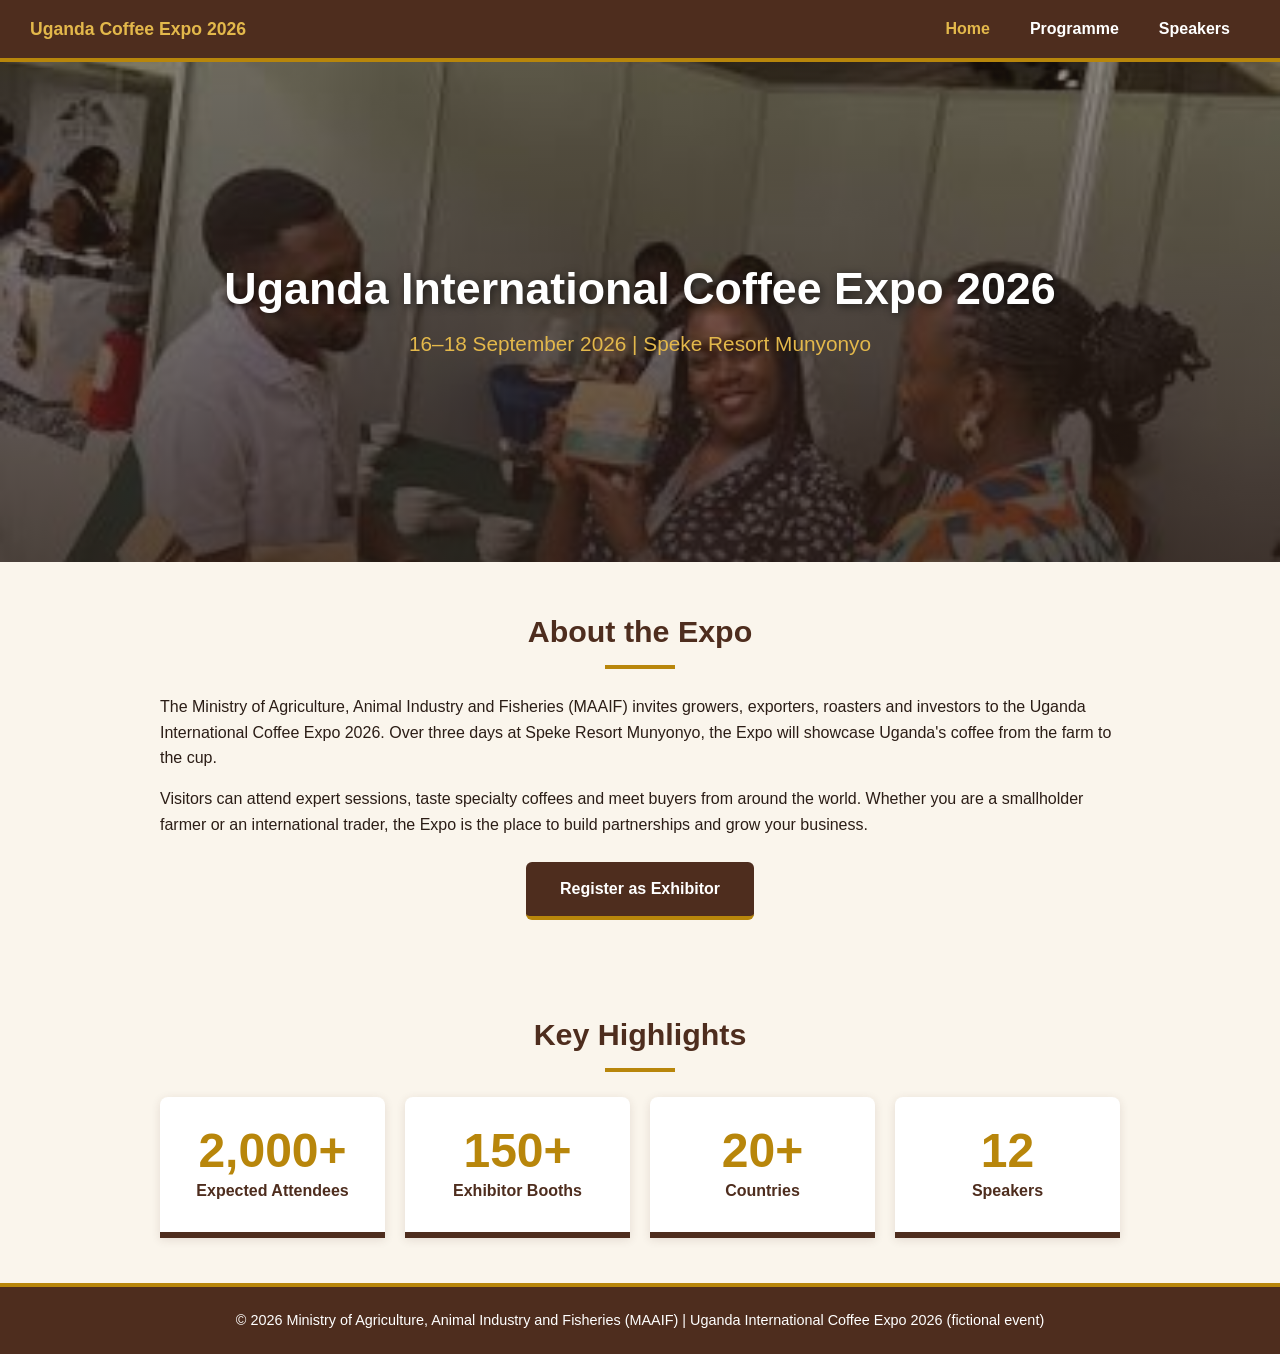
<file: index.html>
<!DOCTYPE html>
<html lang="en">
<head>
    <meta charset="UTF-8">
    <meta name="viewport" content="width=device-width, initial-scale=1.0">
    <title>Uganda International Coffee Expo 2026 | Home</title>
    <link rel="stylesheet" href="expo.css">
</head>
<body>
    <nav class="navbar" aria-label="Main navigation">
        <span class="brand">Uganda Coffee Expo 2026</span>
        <ul>
            <li><a href="index.html" class="active">Home</a></li>
            <li><a href="programme.html">Programme</a></li>
            <li><a href="speakers.html">Speakers</a></li>
        </ul>
    </nav>

    <header class="hero">
        <img src="expo-banner.jpeg" alt="Coffee cherries being harvested on a Ugandan farm">
        <div class="hero-text">
            <h1>Uganda International Coffee Expo 2026</h1>
            <h2>16–18 September 2026 | Speke Resort Munyonyo</h2>
        </div>
    </header>

    <main>
        <section class="section overview">
            <h2>About the Expo</h2>
            <p>The Ministry of Agriculture, Animal Industry and Fisheries (MAAIF) invites growers, exporters, roasters and investors to the Uganda International Coffee Expo 2026. Over three days at Speke Resort Munyonyo, the Expo will showcase Uganda's coffee from the farm to the cup.</p>
            <p>Visitors can attend expert sessions, taste specialty coffees and meet buyers from around the world. Whether you are a smallholder farmer or an international trader, the Expo is the place to build partnerships and grow your business.</p>
            <div class="btn-wrap">
                <a href="exhibitors.html" class="btn">Register as Exhibitor</a>
            </div>
        </section>

        <section class="section">
            <h2>Key Highlights</h2>
            <div class="highlights">
                <article class="info-card">
                    <span class="number">2,000+</span>
                    <span class="label">Expected Attendees</span>
                </article>
                <article class="info-card">
                    <span class="number">150+</span>
                    <span class="label">Exhibitor Booths</span>
                </article>
                <article class="info-card">
                    <span class="number">20+</span>
                    <span class="label">Countries</span>
                </article>
                <article class="info-card">
                    <span class="number">12</span>
                    <span class="label">Speakers</span>
                </article>
            </div>
        </section>
    </main>

    <footer>
        <p>&copy; 2026 Ministry of Agriculture, Animal Industry and Fisheries (MAAIF) | Uganda International Coffee Expo 2026 (fictional event)</p>
    </footer>
</body>
</html>
</file>
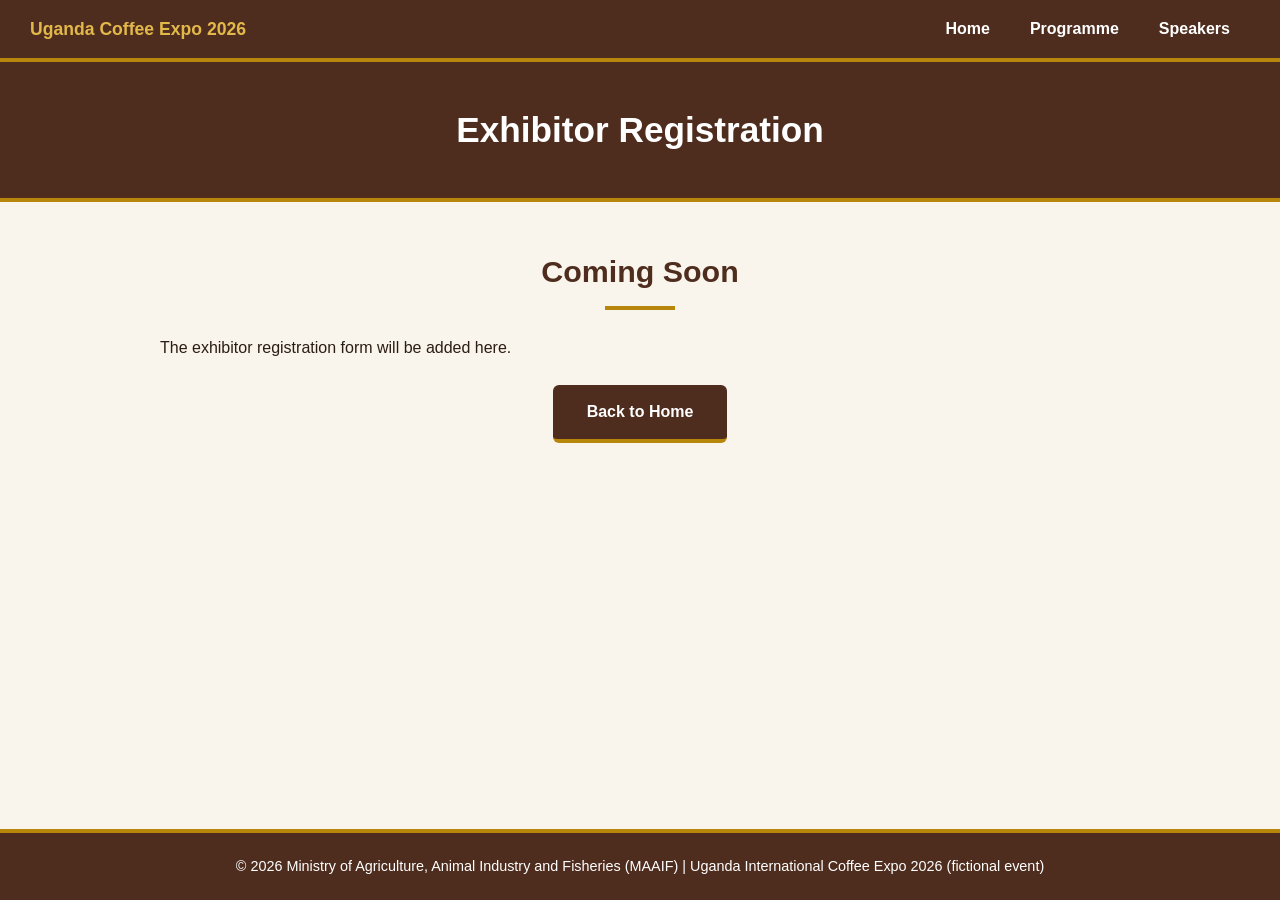
<file: exhibitors.html>
<!DOCTYPE html>
<html lang="en">
<head>
    <meta charset="UTF-8">
    <meta name="viewport" content="width=device-width, initial-scale=1.0">
    <title>Uganda International Coffee Expo 2026 | Exhibitors</title>
    <link rel="stylesheet" href="expo.css">
</head>
<body>
    <nav class="navbar" aria-label="Main navigation">
        <span class="brand">Uganda Coffee Expo 2026</span>
        <ul>
            <li><a href="index.html">Home</a></li>
            <li><a href="programme.html">Programme</a></li>
            <li><a href="speakers.html">Speakers</a></li>
        </ul>
    </nav>

    <header class="page-title">
        <h1>Exhibitor Registration</h1>
    </header>

    <main>
        <section class="section">
            <h2>Coming Soon</h2>
            <p>The exhibitor registration form will be added here.</p>
            <div class="btn-wrap">
                <a href="index.html" class="btn">Back to Home</a>
            </div>
        </section>
    </main>

    <footer>
        <p>&copy; 2026 Ministry of Agriculture, Animal Industry and Fisheries (MAAIF) | Uganda International Coffee Expo 2026 (fictional event)</p>
    </footer>
</body>
</html>
</file>
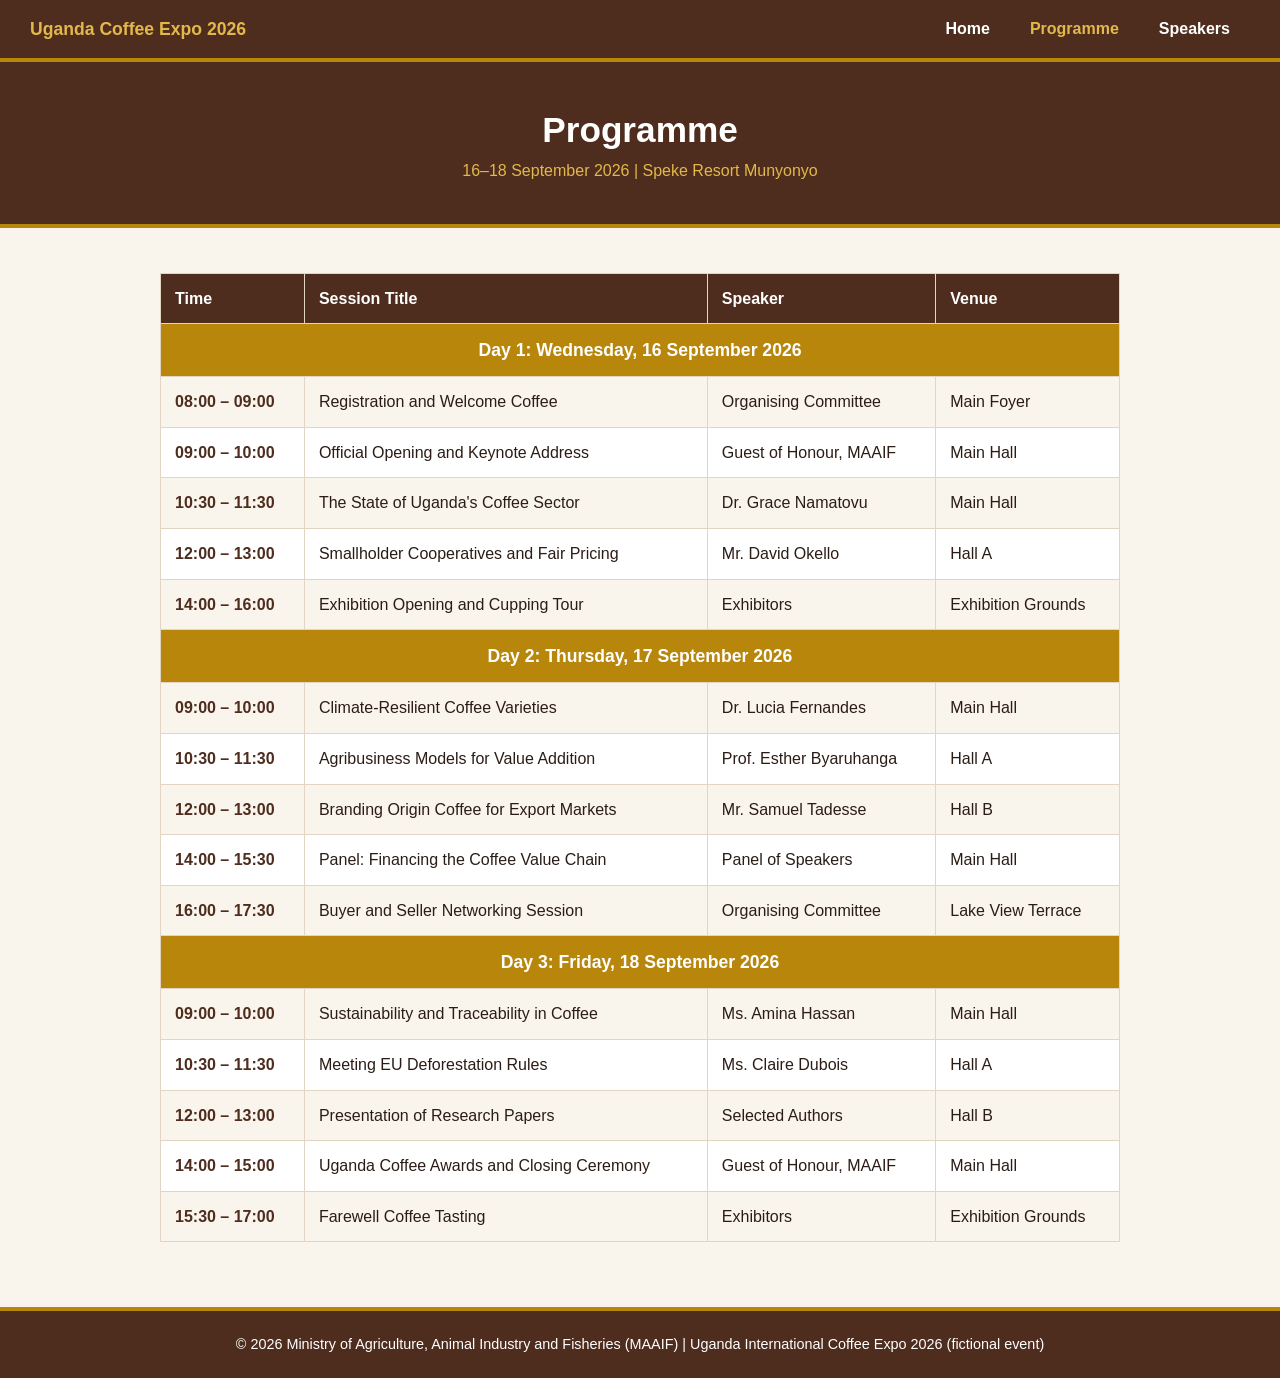
<file: programme.html>
<!DOCTYPE html>
<html lang="en">
<head>
    <meta charset="UTF-8">
    <meta name="viewport" content="width=device-width, initial-scale=1.0">
    <title>Uganda International Coffee Expo 2026 | Programme</title>
    <link rel="stylesheet" href="expo.css">
</head>
<body>
    <nav class="navbar" aria-label="Main navigation">
        <span class="brand">Uganda Coffee Expo 2026</span>
        <ul>
            <li><a href="index.html">Home</a></li>
            <li><a href="programme.html" class="active">Programme</a></li>
            <li><a href="speakers.html">Speakers</a></li>
        </ul>
    </nav>

    <header class="page-title">
        <h1>Programme</h1>
        <p>16–18 September 2026 | Speke Resort Munyonyo</p>
    </header>

    <main>
        <section class="section">
            <div class="table-wrap">
                <table class="schedule">
                    <thead>
                        <tr>
                            <th>Time</th>
                            <th>Session Title</th>
                            <th>Speaker</th>
                            <th>Venue</th>
                        </tr>
                    </thead>

                    <tbody>
                        <tr class="day-row"><th colspan="4">Day 1: Wednesday, 16 September 2026</th></tr>
                        <tr><td>08:00 – 09:00</td><td>Registration and Welcome Coffee</td><td>Organising Committee</td><td>Main Foyer</td></tr>
                        <tr><td>09:00 – 10:00</td><td>Official Opening and Keynote Address</td><td>Guest of Honour, MAAIF</td><td>Main Hall</td></tr>
                        <tr><td>10:30 – 11:30</td><td>The State of Uganda's Coffee Sector</td><td>Dr. Grace Namatovu</td><td>Main Hall</td></tr>
                        <tr><td>12:00 – 13:00</td><td>Smallholder Cooperatives and Fair Pricing</td><td>Mr. David Okello</td><td>Hall A</td></tr>
                        <tr><td>14:00 – 16:00</td><td>Exhibition Opening and Cupping Tour</td><td>Exhibitors</td><td>Exhibition Grounds</td></tr>
                    </tbody>

                    <tbody>
                        <tr class="day-row"><th colspan="4">Day 2: Thursday, 17 September 2026</th></tr>
                        <tr><td>09:00 – 10:00</td><td>Climate-Resilient Coffee Varieties</td><td>Dr. Lucia Fernandes</td><td>Main Hall</td></tr>
                        <tr><td>10:30 – 11:30</td><td>Agribusiness Models for Value Addition</td><td>Prof. Esther Byaruhanga</td><td>Hall A</td></tr>
                        <tr><td>12:00 – 13:00</td><td>Branding Origin Coffee for Export Markets</td><td>Mr. Samuel Tadesse</td><td>Hall B</td></tr>
                        <tr><td>14:00 – 15:30</td><td>Panel: Financing the Coffee Value Chain</td><td>Panel of Speakers</td><td>Main Hall</td></tr>
                        <tr><td>16:00 – 17:30</td><td>Buyer and Seller Networking Session</td><td>Organising Committee</td><td>Lake View Terrace</td></tr>
                    </tbody>

                    <tbody>
                        <tr class="day-row"><th colspan="4">Day 3: Friday, 18 September 2026</th></tr>
                        <tr><td>09:00 – 10:00</td><td>Sustainability and Traceability in Coffee</td><td>Ms. Amina Hassan</td><td>Main Hall</td></tr>
                        <tr><td>10:30 – 11:30</td><td>Meeting EU Deforestation Rules</td><td>Ms. Claire Dubois</td><td>Hall A</td></tr>
                        <tr><td>12:00 – 13:00</td><td>Presentation of Research Papers</td><td>Selected Authors</td><td>Hall B</td></tr>
                        <tr><td>14:00 – 15:00</td><td>Uganda Coffee Awards and Closing Ceremony</td><td>Guest of Honour, MAAIF</td><td>Main Hall</td></tr>
                        <tr><td>15:30 – 17:00</td><td>Farewell Coffee Tasting</td><td>Exhibitors</td><td>Exhibition Grounds</td></tr>
                    </tbody>
                </table>
            </div>
        </section>
    </main>

    <footer>
        <p>&copy; 2026 Ministry of Agriculture, Animal Industry and Fisheries (MAAIF) | Uganda International Coffee Expo 2026 (fictional event)</p>
    </footer>
</body>
</html>
</file>
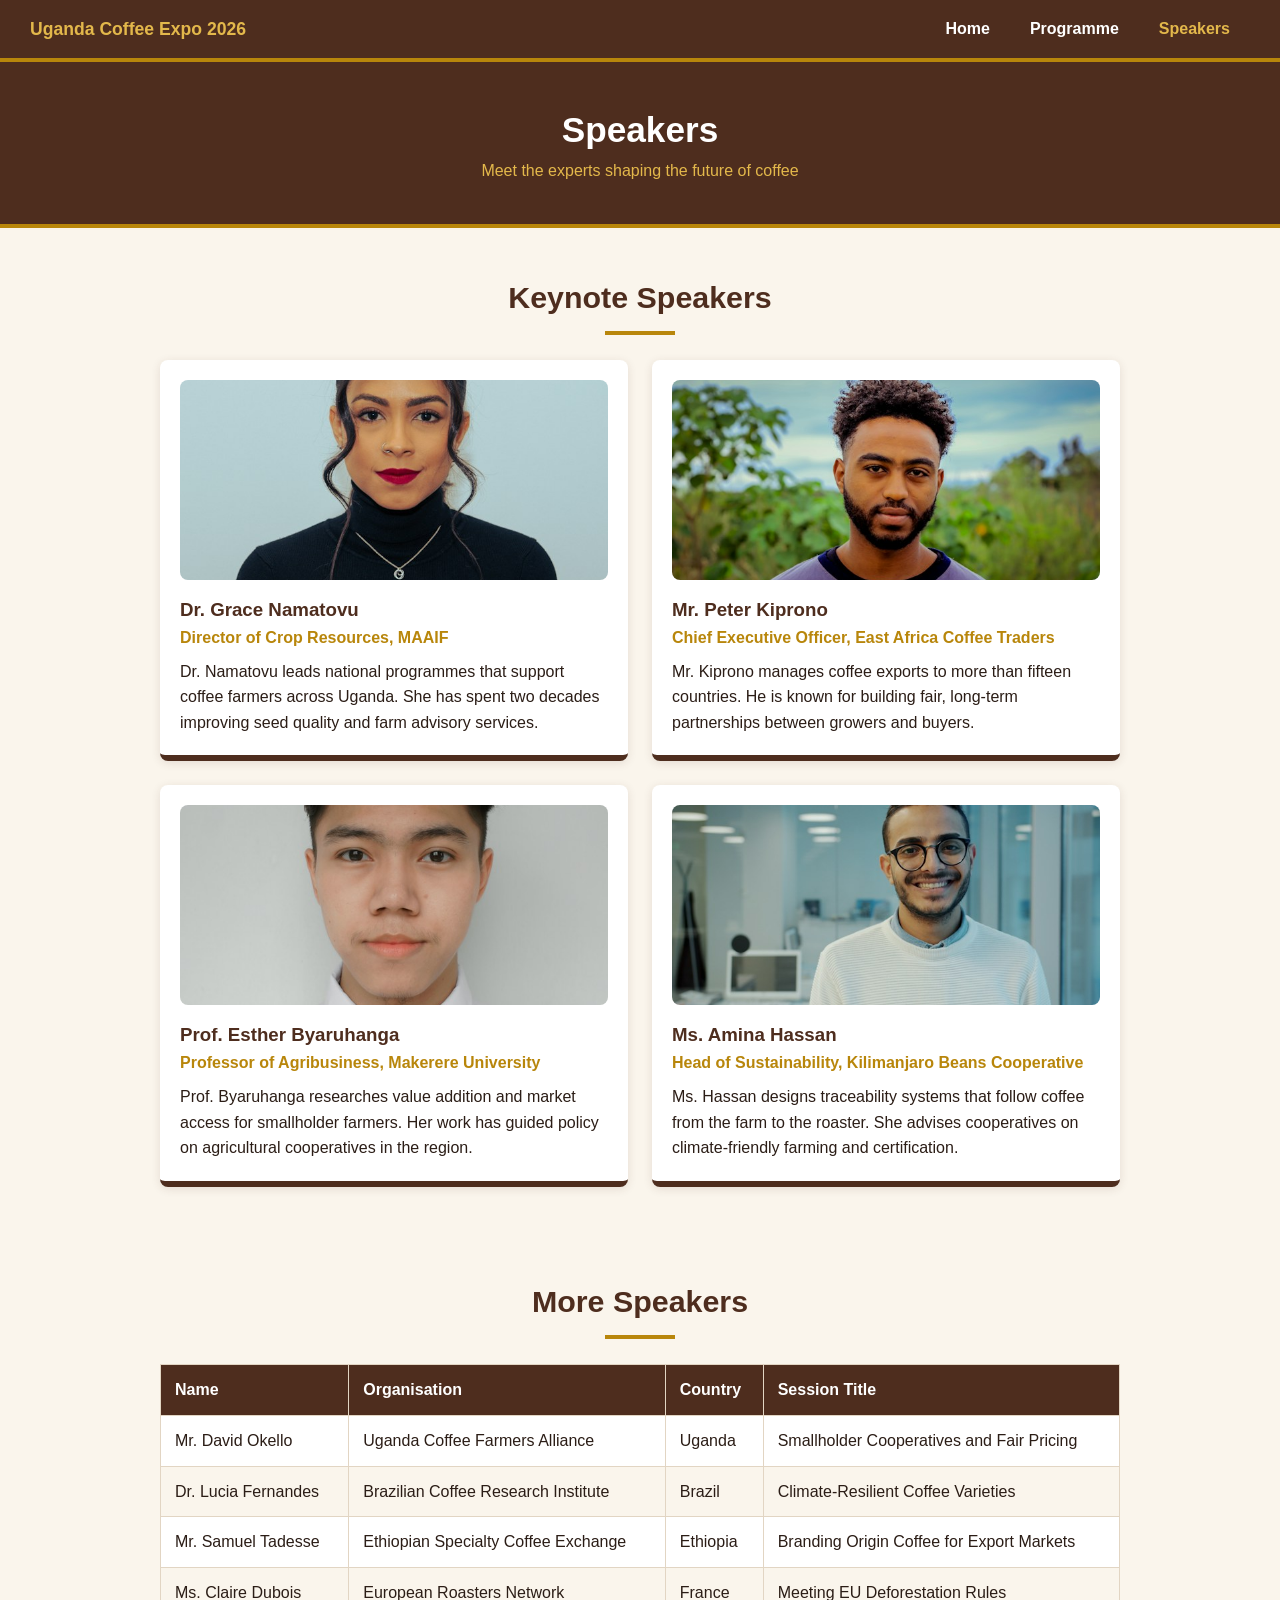
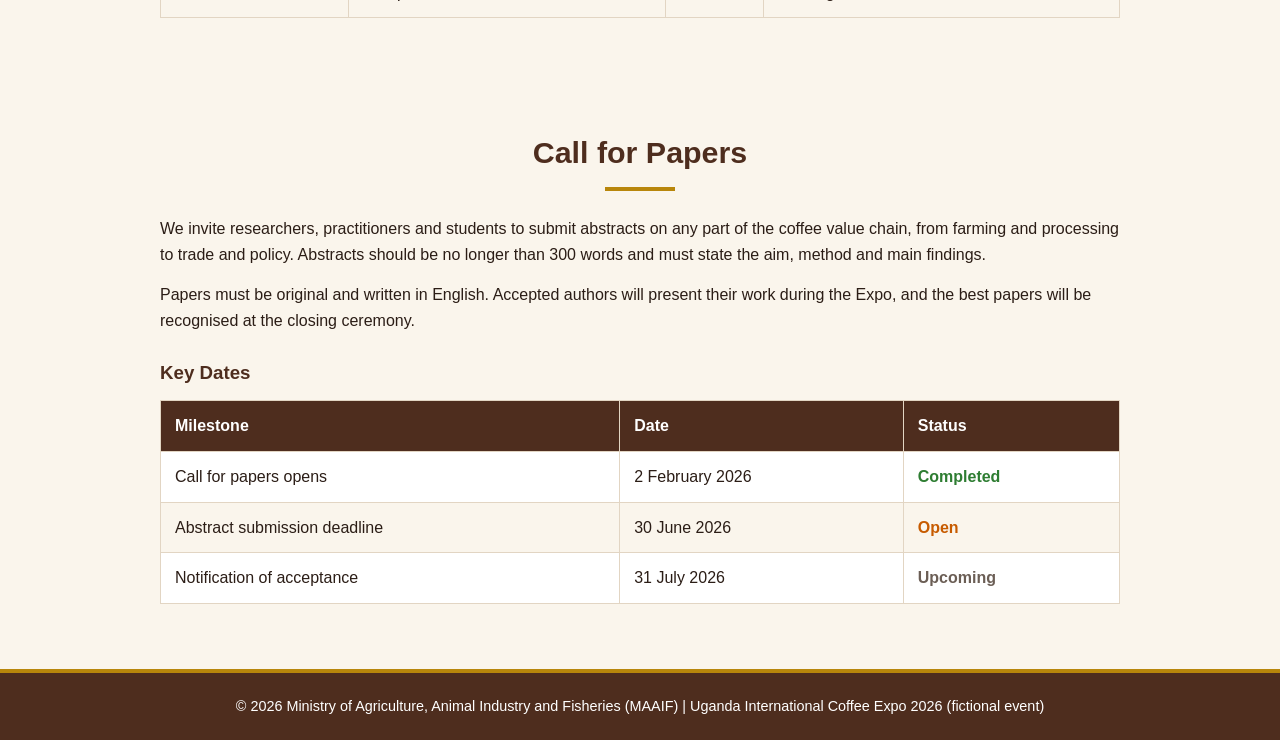
<file: speaker.html>
<!DOCTYPE html>
<html lang="en">
<head>
    <meta charset="UTF-8">
    <meta name="viewport" content="width=device-width, initial-scale=1.0">
    <title>Uganda International Coffee Expo 2026 | Speakers</title>
    <link rel="stylesheet" href="expo.css">
</head>
<body>
    <nav class="navbar" aria-label="Main navigation">
        <span class="brand">Uganda Coffee Expo 2026</span>
        <ul>
            <li><a href="index.html">Home</a></li>
            <li><a href="programme.html">Programme</a></li>
            <li><a href="speakers.html" class="active">Speakers</a></li>
        </ul>
    </nav>

    <header class="page-title">
        <h1>Speakers</h1>
        <p>Meet the experts shaping the future of coffee</p>
    </header>

    <main>
        <section class="section">
            <h2>Keynote Speakers</h2>
            <div class="speaker-cards">
                <article class="speaker-card">
                    <img src="speaker-1.jpg" alt="Portrait of Dr. Grace Namatovu">
                    <h3>Dr. Grace Namatovu</h3>
                    <p class="role">Director of Crop Resources, MAAIF</p>
                    <p>Dr. Namatovu leads national programmes that support coffee farmers across Uganda. She has spent two decades improving seed quality and farm advisory services.</p>
                </article>

                <article class="speaker-card">
                    <img src="speaker-2.jpg" alt="Portrait of Mr. Peter Kiprono">
                    <h3>Mr. Peter Kiprono</h3>
                    <p class="role">Chief Executive Officer, East Africa Coffee Traders</p>
                    <p>Mr. Kiprono manages coffee exports to more than fifteen countries. He is known for building fair, long-term partnerships between growers and buyers.</p>
                </article>

                <article class="speaker-card">
                    <img src="speaker-3.jpg" alt="Portrait of Prof. Esther Byaruhanga">
                    <h3>Prof. Esther Byaruhanga</h3>
                    <p class="role">Professor of Agribusiness, Makerere University</p>
                    <p>Prof. Byaruhanga researches value addition and market access for smallholder farmers. Her work has guided policy on agricultural cooperatives in the region.</p>
                </article>

                <article class="speaker-card">
                    <img src="speaker-4.jpg" alt="Portrait of Ms. Amina Hassan">
                    <h3>Ms. Amina Hassan</h3>
                    <p class="role">Head of Sustainability, Kilimanjaro Beans Cooperative</p>
                    <p>Ms. Hassan designs traceability systems that follow coffee from the farm to the roaster. She advises cooperatives on climate-friendly farming and certification.</p>
                </article>
            </div>
        </section>

        <section class="section">
            <h2>More Speakers</h2>
            <div class="table-wrap">
                <table>
                    <thead>
                        <tr>
                            <th>Name</th>
                            <th>Organisation</th>
                            <th>Country</th>
                            <th>Session Title</th>
                        </tr>
                    </thead>
                    <tbody>
                        <tr><td>Mr. David Okello</td><td>Uganda Coffee Farmers Alliance</td><td>Uganda</td><td>Smallholder Cooperatives and Fair Pricing</td></tr>
                        <tr><td>Dr. Lucia Fernandes</td><td>Brazilian Coffee Research Institute</td><td>Brazil</td><td>Climate-Resilient Coffee Varieties</td></tr>
                        <tr><td>Mr. Samuel Tadesse</td><td>Ethiopian Specialty Coffee Exchange</td><td>Ethiopia</td><td>Branding Origin Coffee for Export Markets</td></tr>
                        <tr><td>Ms. Claire Dubois</td><td>European Roasters Network</td><td>France</td><td>Meeting EU Deforestation Rules</td></tr>
                    </tbody>
                </table>
            </div>
        </section>

        <section class="section cfp">
            <h2>Call for Papers</h2>
            <p>We invite researchers, practitioners and students to submit abstracts on any part of the coffee value chain, from farming and processing to trade and policy. Abstracts should be no longer than 300 words and must state the aim, method and main findings.</p>
            <p>Papers must be original and written in English. Accepted authors will present their work during the Expo, and the best papers will be recognised at the closing ceremony.</p>

            <h3>Key Dates</h3>
            <div class="table-wrap">
                <table>
                    <thead>
                        <tr>
                            <th>Milestone</th>
                            <th>Date</th>
                            <th>Status</th>
                        </tr>
                    </thead>
                    <tbody>
                        <tr><td>Call for papers opens</td><td>2 February 2026</td><td class="status-done">Completed</td></tr>
                        <tr><td>Abstract submission deadline</td><td>30 June 2026</td><td class="status-open">Open</td></tr>
                        <tr><td>Notification of acceptance</td><td>31 July 2026</td><td class="status-soon">Upcoming</td></tr>
                    </tbody>
                </table>
            </div>
        </section>
    </main>

    <footer>
        <p>&copy; 2026 Ministry of Agriculture, Animal Industry and Fisheries (MAAIF) | Uganda International Coffee Expo 2026 (fictional event)</p>
    </footer>
</body>
</html>
</file>
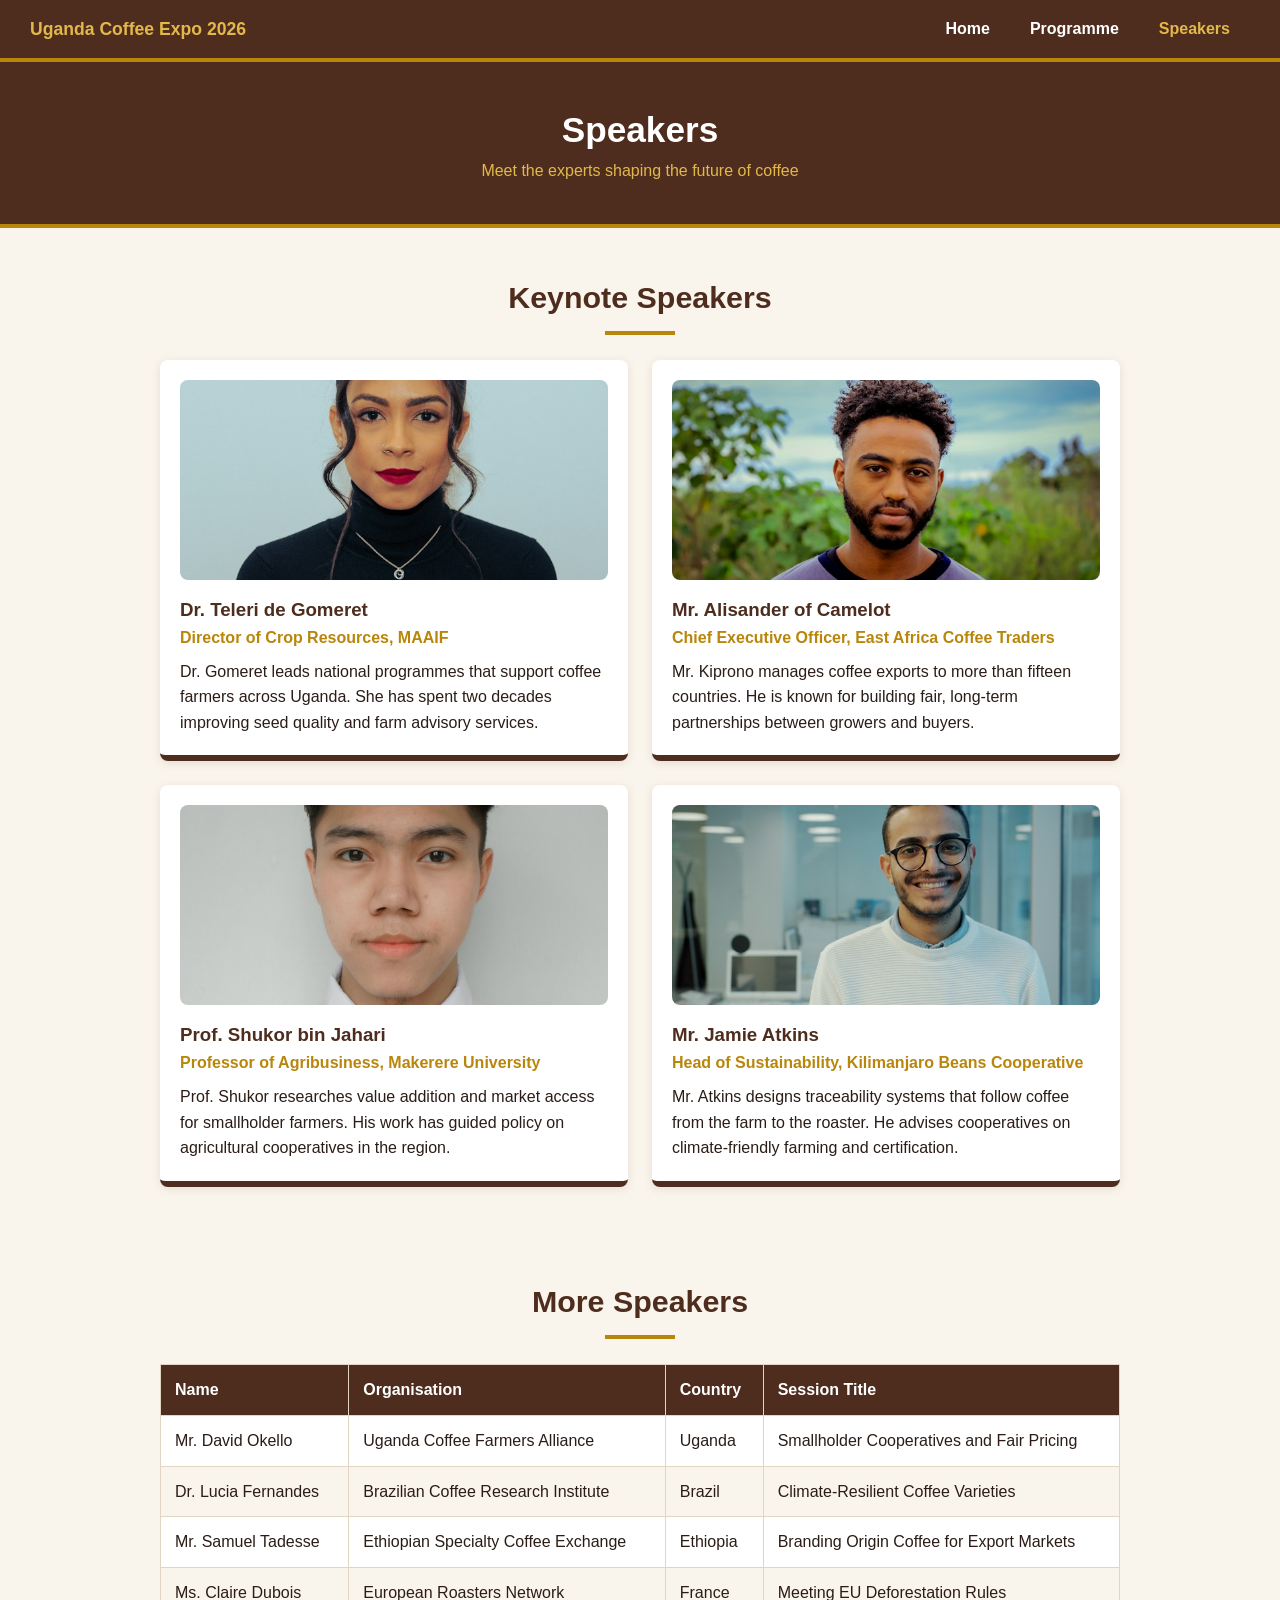
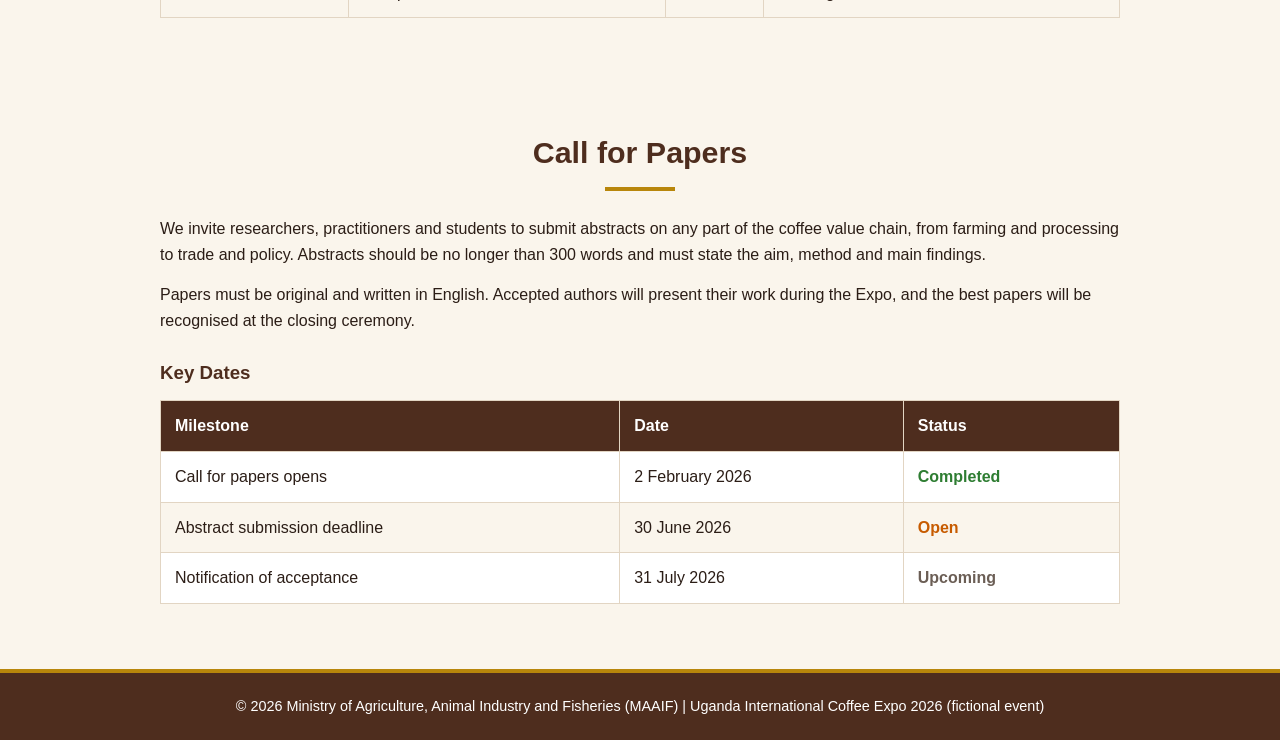
<file: speakers.html>
<!DOCTYPE html>
<html lang="en">
<head>
    <meta charset="UTF-8">
    <meta name="viewport" content="width=device-width, initial-scale=1.0">
    <title>Uganda International Coffee Expo 2026 | Speakers</title>
    <link rel="stylesheet" href="expo.css">
</head>
<body>
    <nav class="navbar" aria-label="Main navigation">
        <span class="brand">Uganda Coffee Expo 2026</span>
        <ul>
            <li><a href="index.html">Home</a></li>
            <li><a href="programme.html">Programme</a></li>
            <li><a href="speakers.html" class="active">Speakers</a></li>
        </ul>
    </nav>

    <header class="page-title">
        <h1>Speakers</h1>
        <p>Meet the experts shaping the future of coffee</p>
    </header>

    <main>
        <section class="section">
            <h2>Keynote Speakers</h2>
            <div class="speaker-cards">
                <article class="speaker-card">
                    <img src="speaker-1.jpg" alt="Portrait of Dr. Grace Namatovu">
                    <h3>Dr. Teleri de Gomeret</h3>
                    <p class="role">Director of Crop Resources, MAAIF</p>
                    <p>Dr. Gomeret leads national programmes that support coffee farmers across Uganda. She has spent two decades improving seed quality and farm advisory services.</p>
                </article>

                <article class="speaker-card">
                    <img src="speaker-2.jpg" alt="Portrait of Mr. Peter Kiprono">
                    <h3>Mr. Alisander of Camelot</h3>
                    <p class="role">Chief Executive Officer, East Africa Coffee Traders</p>
                    <p>Mr. Kiprono manages coffee exports to more than fifteen countries. He is known for building fair, long-term partnerships between growers and buyers.</p>
                </article>

                <article class="speaker-card">
                    <img src="speaker-3.jpg" alt="Portrait of Prof. Esther Byaruhanga">
                    <h3>Prof. Shukor bin Jahari</h3>
                    <p class="role">Professor of Agribusiness, Makerere University</p>
                    <p>Prof. Shukor researches value addition and market access for smallholder farmers. His work has guided policy on agricultural cooperatives in the region.</p>
                </article>

                <article class="speaker-card">
                    <img src="speaker-4.jpg" alt="Portrait of Ms. Amina Hassan">
                    <h3>Mr. Jamie Atkins</h3>
                    <p class="role">Head of Sustainability, Kilimanjaro Beans Cooperative</p>
                    <p>Mr. Atkins designs traceability systems that follow coffee from the farm to the roaster. He advises cooperatives on climate-friendly farming and certification.</p>
                </article>
            </div>
        </section>

        <section class="section">
            <h2>More Speakers</h2>
            <div class="table-wrap">
                <table>
                    <thead>
                        <tr>
                            <th>Name</th>
                            <th>Organisation</th>
                            <th>Country</th>
                            <th>Session Title</th>
                        </tr>
                    </thead>
                    <tbody>
                        <tr><td>Mr. David Okello</td><td>Uganda Coffee Farmers Alliance</td><td>Uganda</td><td>Smallholder Cooperatives and Fair Pricing</td></tr>
                        <tr><td>Dr. Lucia Fernandes</td><td>Brazilian Coffee Research Institute</td><td>Brazil</td><td>Climate-Resilient Coffee Varieties</td></tr>
                        <tr><td>Mr. Samuel Tadesse</td><td>Ethiopian Specialty Coffee Exchange</td><td>Ethiopia</td><td>Branding Origin Coffee for Export Markets</td></tr>
                        <tr><td>Ms. Claire Dubois</td><td>European Roasters Network</td><td>France</td><td>Meeting EU Deforestation Rules</td></tr>
                    </tbody>
                </table>
            </div>
        </section>

        <section class="section cfp">
            <h2>Call for Papers</h2>
            <p>We invite researchers, practitioners and students to submit abstracts on any part of the coffee value chain, from farming and processing to trade and policy. Abstracts should be no longer than 300 words and must state the aim, method and main findings.</p>
            <p>Papers must be original and written in English. Accepted authors will present their work during the Expo, and the best papers will be recognised at the closing ceremony.</p>

            <h3>Key Dates</h3>
            <div class="table-wrap">
                <table>
                    <thead>
                        <tr>
                            <th>Milestone</th>
                            <th>Date</th>
                            <th>Status</th>
                        </tr>
                    </thead>
                    <tbody>
                        <tr><td>Call for papers opens</td><td>2 February 2026</td><td class="status-done">Completed</td></tr>
                        <tr><td>Abstract submission deadline</td><td>30 June 2026</td><td class="status-open">Open</td></tr>
                        <tr><td>Notification of acceptance</td><td>31 July 2026</td><td class="status-soon">Upcoming</td></tr>
                    </tbody>
                </table>
            </div>
        </section>
    </main>

    <footer>
        <p>&copy; 2026 Ministry of Agriculture, Animal Industry and Fisheries (MAAIF) | Uganda International Coffee Expo 2026 (fictional event)</p>
    </footer>
</body>
</html>
</file>
<file: expo.css>
/* CSS Reset */
* {
    margin: 0;
    padding: 0;
    box-sizing: border-box;
}

body {
    font-family: Arial, Helvetica, sans-serif;
    line-height: 1.6;
    color: #2B1D16;
    background: #FAF5EC;
    min-height: 100vh;
    display: flex;
    flex-direction: column;
}

main {
    flex: 1;
}

/* Navbar */
.navbar {
    background: #4E2D1E;
    border-bottom: 4px solid #B8860B;
    display: flex;
    justify-content: space-between;
    align-items: center;
    padding: 0 30px;
}

.navbar .brand {
    color: #E3B84B;
    font-weight: bold;
    font-size: 1.1rem;
}

.navbar ul {
    list-style: none;
    display: flex;
}

.navbar a {
    display: block;
    color: #FFFFFF;
    text-decoration: none;
    font-weight: bold;
    padding: 16px 20px;
}

.navbar a:hover,
.navbar a.active {
    color: #E3B84B;
}

/* Hero (homepage) */
.hero {
    position: relative;
    height: 500px;
    background: #4E2D1E;
}

.hero img {
    width: 100%;
    height: 500px;
    object-fit: cover;
    display: block;
}

.hero::after {
    content: "";
    position: absolute;
    inset: 0;
    background: linear-gradient(rgba(43, 29, 22, 0.45), rgba(43, 29, 22, 0.8));
}

.hero-text {
    position: absolute;
    z-index: 1;
    top: 50%;
    left: 50%;
    transform: translate(-50%, -50%);
    width: 90%;
    max-width: 900px;
    text-align: center;
    color: #FFFFFF;
}

.hero-text h1 {
    font-size: 2.8rem;
    line-height: 1.2;
    margin-bottom: 12px;
    text-shadow: 2px 2px 8px rgba(0, 0, 0, 0.6);
}

.hero-text h2 {
    font-size: 1.3rem;
    font-weight: normal;
    color: #E3B84B;
}

/* Page title band (inner pages) */
.page-title {
    background: #4E2D1E;
    color: #FFFFFF;
    text-align: center;
    padding: 40px 20px;
    border-bottom: 4px solid #B8860B;
}

.page-title h1 {
    font-size: 2.2rem;
}

.page-title p {
    color: #E3B84B;
}

/* Sections */
.section {
    max-width: 1000px;
    margin: 0 auto;
    padding: 45px 20px;
}

.section h2 {
    color: #4E2D1E;
    font-size: 1.9rem;
    text-align: center;
    margin-bottom: 25px;
}

.section h2::after {
    content: "";
    display: block;
    width: 70px;
    height: 4px;
    background: #B8860B;
    margin: 10px auto 0;
}

.overview p {
    margin-bottom: 15px;
}

/* Button */
.btn {
    display: inline-block;
    background: #4E2D1E;
    color: #FFFFFF;
    text-decoration: none;
    font-weight: bold;
    padding: 14px 34px;
    border-radius: 6px;
    border-bottom: 4px solid #B8860B;
}

.btn:hover {
    background: #6B3F2A;
}

.btn-wrap {
    text-align: center;
    margin-top: 25px;
}

/* Key highlights cards */
.highlights {
    display: flex;
    flex-wrap: wrap;
    gap: 20px;
}

.info-card {
    flex: 1 1 200px;
    background: #FFFFFF;
    border-bottom: 6px solid #4E2D1E;
    border-radius: 8px 8px 0 0;
    padding: 28px 15px;
    text-align: center;
    box-shadow: 0 2px 10px rgba(78, 45, 30, 0.12);
}

.info-card .number {
    display: block;
    font-size: 3rem;
    font-weight: bold;
    line-height: 1.1;
    color: #B8860B;
}

.info-card .label {
    font-weight: bold;
    color: #4E2D1E;
}

/* Tables */
.table-wrap {
    overflow-x: auto;
    margin-bottom: 20px;
}

table {
    width: 100%;
    border-collapse: collapse;
    background: #FFFFFF;
}

th,
td {
    padding: 12px 14px;
    border: 1px solid #E2D5C3;
    text-align: left;
}

thead th {
    background: #4E2D1E;
    color: #FFFFFF;
}

tbody tr:nth-child(odd) td {
    background: #FFFFFF;
}

tbody tr:nth-child(even) td {
    background: #FAF5EC;
}

/* Programme: day header rows */
.schedule .day-row th {
    background: #B8860B;
    color: #FFFFFF;
    font-size: 1.1rem;
    text-align: center;
}

.schedule td:first-child {
    white-space: nowrap;
    font-weight: bold;
    color: #4E2D1E;
}

/* Speaker cards: 2 per row */
.speaker-cards {
    display: flex;
    flex-wrap: wrap;
    gap: 24px;
}

.speaker-card {
    flex: 0 0 calc(50% - 12px);
    background: #FFFFFF;
    border-bottom: 6px solid #4E2D1E;
    border-radius: 8px;
    padding: 20px;
    box-shadow: 0 2px 10px rgba(78, 45, 30, 0.12);
}

.speaker-card img {
    width: 100%;
    height: 200px;
    object-fit: cover;
    border-radius: 8px;
    display: block;
    margin-bottom: 15px;
}

.speaker-card h3 {
    color: #4E2D1E;
}

.speaker-card .role {
    color: #B8860B;
    font-weight: bold;
    margin-bottom: 8px;
}

/* Call for papers */
.cfp p {
    margin-bottom: 15px;
}

.cfp h3 {
    color: #4E2D1E;
    margin: 25px 0 12px;
}

.status-done {
    color: #2E7D32;
    font-weight: bold;
}

.status-open {
    color: #C75B00;
    font-weight: bold;
}

.status-soon {
    color: #6B5E55;
    font-weight: bold;
}

/* Footer */
footer {
    background: #4E2D1E;
    color: #FFFFFF;
    text-align: center;
    padding: 22px 20px;
    border-top: 4px solid #B8860B;
    font-size: 0.9rem;
}

/* Small screens */
@media (max-width: 700px) {
    .navbar {
        flex-direction: column;
        padding: 10px;
    }

    .hero-text h1 {
        font-size: 1.8rem;
    }

    .speaker-card {
        flex: 0 0 100%;
    }
}
</file>
